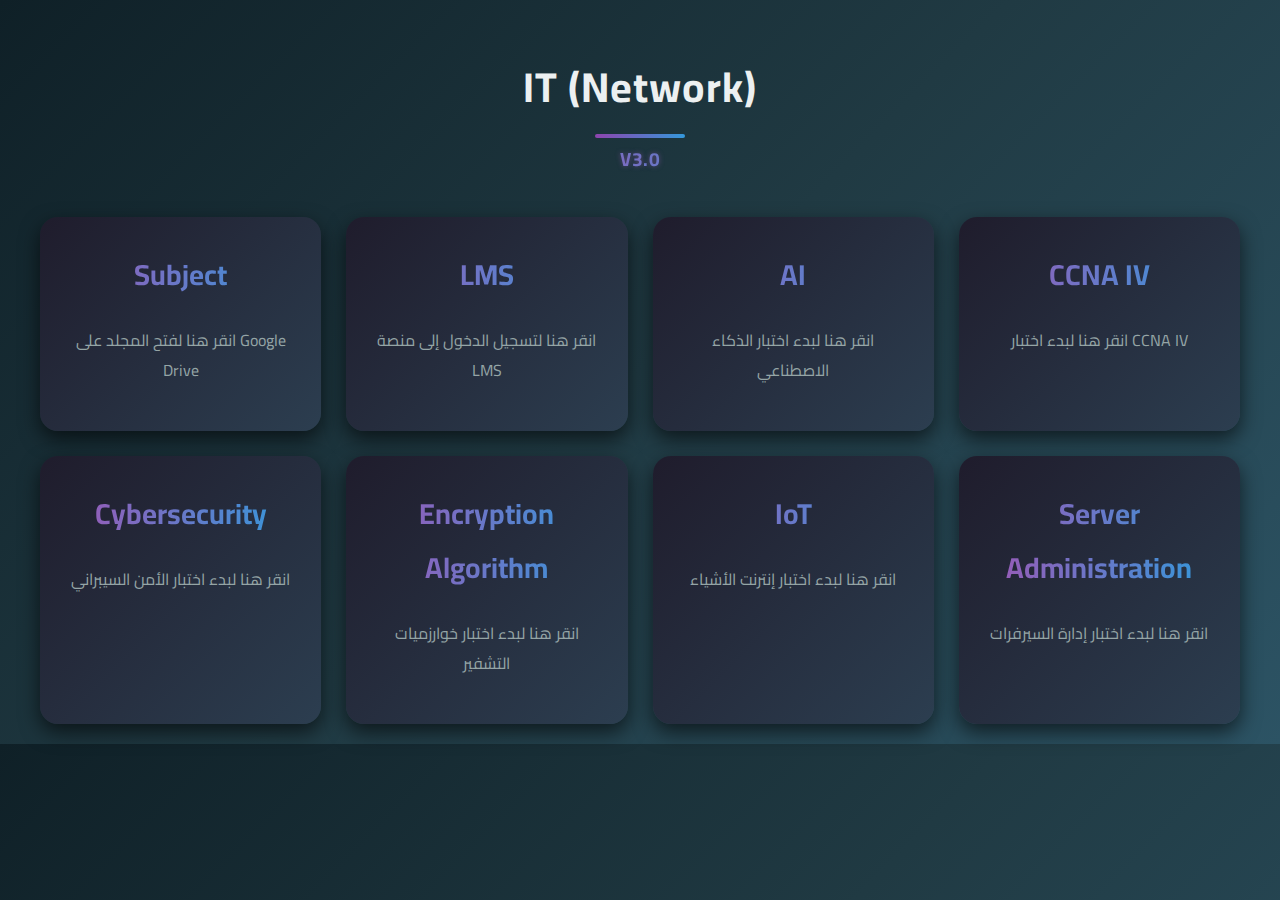
<file: index.html>
<!DOCTYPE html>
<html lang="ar">
<head>
    <meta charset="UTF-8">
    <meta name="viewport" content="width=device-width, initial-scale=1.0">
    <title>IT (Network)</title>
    <link href="https://fonts.googleapis.com/css2?family=Cairo:wght@400;700&display=swap" rel="stylesheet">

    <script>
        // المفتاح السري الذي يجب أن يتطابق (تم حذف V1)
        const APP_KEY = "AhmedAttia2026SecureKey_NetworkIT"; 
        // القيمة المتوقعة (تم حذف V1)
        const EXPECTED_KEY = "AhmedAttia2026SecureKey_NetworkIT";

        function verifyApp() {
            if (APP_KEY !== EXPECTED_KEY) {
                // في حالة فشل التحقق (نسخة معدلة أو تم التلاعب بها)
                alert("⚠️ فشل في التحقق من المصدر! هذا التطبيق غير أصلي. سيتم الإغلاق.");
                // مسح محتوى الجسم وعرض رسالة خطأ بدلاً من ذلك
                document.body.innerHTML = 
                    '<div style="text-align: center; margin-top: 50px; font-size: 1.5em; color: #e74c3c; font-family: \'Cairo\', sans-serif;">تطبيق غير أصلي أو تم التلاعب به.</div>';
                return false;
            }
            // يمكن هنا إضافة رسالة نجاح بسيطة إلى الـ Console 
            console.log("✅ التحقق من سلامة التطبيق: تم بنجاح.");
            return true;
        }

        // تنفيذ التحقق فوراً. إذا فشل، سيتم إيقاف تحميل باقي الصفحة
        if (!verifyApp()) {
            // يمكن هنا إضافة كود إضافي لوقف تحميل باقي موارد الصفحة إذا لزم الأمر
        }
    </script>
    <style>
        /* الوضع الليلي والألوان الأساسية */
        body {
            font-family: 'Cairo', sans-serif;
            background: linear-gradient(135deg, #0f2027, #203a43, #2c5364);
            margin: 0;
            padding: 20px;
            display: flex;
            flex-direction: column;
            align-items: center;
            color: #ecf0f1;
        }

        /* الرأس */
        header {
            text-align: center;
            margin-bottom: 40px;
        }

        h1 {
            color: #ecf0f1;
            font-size: 2.6em;
            position: relative;
            letter-spacing: 1px;
            margin-bottom: 5px; /* تقليل المسافة أسفل H1 */
        }

        h1::after {
            content: '';
            width: 90px;
            height: 4px;
            background: linear-gradient(90deg, #8e44ad, #3498db);
            position: absolute;
            bottom: -12px;
            left: 50%;
            transform: translateX(-50%);
            border-radius: 2px;
        }

        /* تنسيق V1.0 */
        .version {
            font-size: 1.2em;
            font-weight: 700;
            margin-top: 15px; /* زيادة المسافة أعلى V1.0 لتبدو أسفل العنوان */
            display: block;
            background: linear-gradient(90deg, #9b59b6, #3498db);
            -webkit-background-clip: text;
            -webkit-text-fill-color: transparent;
            letter-spacing: 0.5px;
            text-shadow: 0 0 5px rgba(155, 89, 182, 0.5); /* إضافة ظل خفيف */
        }

        /* الشبكة */
        .grid-container {
            display: grid;
            grid-template-columns: repeat(auto-fill, minmax(280px, 1fr));
            gap: 25px;
            width: 100%;
            max-width: 1200px;
            padding: 0 10px;
        }

        /* الكروت */
        .card {
            background: linear-gradient(135deg, #1f1c2c, #2c3e50);
            border-radius: 18px;
            box-shadow: 0 8px 20px rgba(0, 0, 0, 0.6);
            padding: 30px;
            text-align: center;
            text-decoration: none;
            color: #bdc3c7;
            transition: transform 0.4s ease, box-shadow 0.4s ease, background 0.4s ease;
            position: relative;
            overflow: hidden;
        }

        .card:hover {
            transform: translateY(-8px) scale(1.03);
            box-shadow: 0 12px 28px rgba(0, 0, 0, 0.8), 0 0 25px #8e44ad80;
            background: linear-gradient(135deg, #2c3e50, #1f1c2c);
        }

        .card h2 {
            margin-top: 0;
            font-size: 1.8em;
            background: linear-gradient(90deg, #9b59b6, #3498db);
            -webkit-background-clip: text;
            -webkit-text-fill-color: transparent;
            transition: transform 0.3s ease;
        }

        .card:hover h2 {
            transform: scale(1.05);
        }

        .card p {
            font-size: 1em;
            color: #95a5a6;
            transition: color 0.3s ease;
        }

        .card:hover p {
            color: #ecf0f1;
        }

        /* تأثير الحدود عند التحويم */
        .card::before {
            content: '';
            position: absolute;
            top: -2px;
            left: -2px;
            width: calc(100% + 4px);
            height: calc(100% + 4px);
            background: linear-gradient(90deg, #8e44ad, #3498db, #8e44ad);
            border-radius: 20px;
            z-index: -1;
            opacity: 0;
            transition: opacity 0.5s ease;
        }

        .card:hover::before {
            opacity: 1;
            animation: borderGlow 3s linear infinite;
        }

        @keyframes borderGlow {
            0% { background-position: 0 0; }
            100% { background-position: 400% 0; }
        }
    </style>
</head>
<body>
    <header>
        <h1>IT (Network)</h1>
        <span class="version">V3.0</span> </header>

    <main class="grid-container">
	<a href="Subject.html" class="card">
    	     <h2>Subject</h2>
    	     <p>انقر هنا لفتح المجلد على Google Drive</p>
        </a>
	<a href="https://batechu.it-club.top/lms/login" class="card">
    		<h2>LMS</h2>
    		<p>انقر هنا لتسجيل الدخول إلى منصة LMS</p>
	</a>

        <a href="AI/index.html" class="card">
            <h2>AI</h2>
            <p>انقر هنا لبدء اختبار الذكاء الاصطناعي</p>
        </a>

        <a href="CCNA IV/index.html" class="card">
            <h2>CCNA IV</h2>
            <p>انقر هنا لبدء اختبار CCNA IV</p>
        </a>

        <a href="Cybersecurity/index.html" class="card">
            <h2>Cybersecurity</h2>
            <p>انقر هنا لبدء اختبار الأمن السيبراني</p>
        </a>

        <a href="Encryption Algorithm/index.html" class="card">
            <h2>Encryption Algorithm</h2>
            <p>انقر هنا لبدء اختبار خوارزميات التشفير</p>
        </a>

        <a href="IoT/index.html" class="card">
            <h2>IoT</h2>
            <p>انقر هنا لبدء اختبار إنترنت الأشياء</p>
        </a>

        <a href="Server Administration/index.html" class="card">
            <h2>Server Administration</h2>
            <p>انقر هنا لبدء اختبار إدارة السيرفرات</p>
        </a>
    </main>
</body>
</html>
</file>
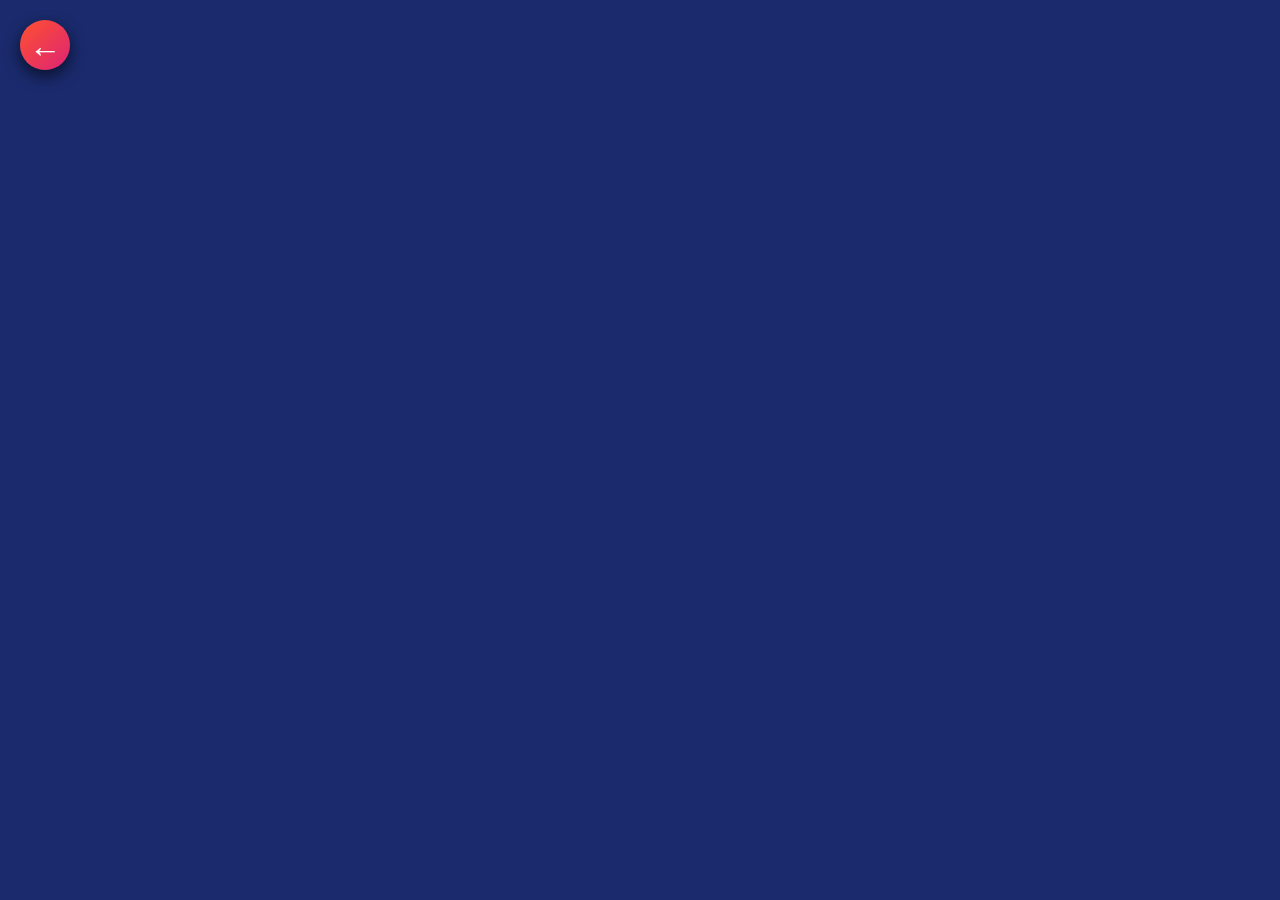
<file: preview.html>
<!DOCTYPE html>
<html lang="ar">
<head>
  <meta charset="UTF-8">
  <meta name="viewport" content="width=device-width, initial-scale=1.0">
  <title>Subject Preview</title>
  <link href="https://fonts.googleapis.com/css2?family=Cairo:wght@400;700&display=swap" rel="stylesheet">
  <style>
    body { margin:0; padding:0; font-family:'Cairo',sans-serif; background:#1a2a6c; position:relative; }
    
    /* سهم رجوع دائري محسّن */
    .back-arrow {
      position: fixed;
      top: 20px;
      left: 20px;
      width: 50px;
      height: 50px;
      background: linear-gradient(135deg, #ff512f, #dd2476);
      color: #fff;
      font-size: 2em;
      border-radius: 50%;
      display: flex;
      justify-content: center;
      align-items: center;
      text-decoration: none;
      box-shadow: 0 6px 15px rgba(0,0,0,0.6);
      transition: transform 0.3s ease, box-shadow 0.3s ease, background 0.3s ease;
      z-index: 10;
    }

    .back-arrow:hover {
      transform: rotate(-15deg) scale(1.2);
      box-shadow: 0 8px 20px rgba(0,0,0,0.8);
      background: linear-gradient(135deg, #dd2476, #ff512f);
    }

    h1 { text-align:center; color:#fff; padding:20px; font-size:2em; margin-top:0; }
    iframe { width:100%; height:calc(100vh - 80px); border:none; display:block; }
  </style>
</head>
<body>
  <a class="back-arrow" href="Subject.html">&#8592;</a>
  <h1 id="title"></h1>
  <iframe id="folderIframe" src=""></iframe>

  <script>
    const params = new URLSearchParams(window.location.search);
    const folderId = params.get('folder');
    const subjectName = params.get('name');
    document.getElementById('title').textContent = subjectName;
    document.getElementById('folderIframe').src = `https://drive.google.com/embeddedfolderview?id=${folderId}#grid`;
  </script>
</body>
</html>
</file>
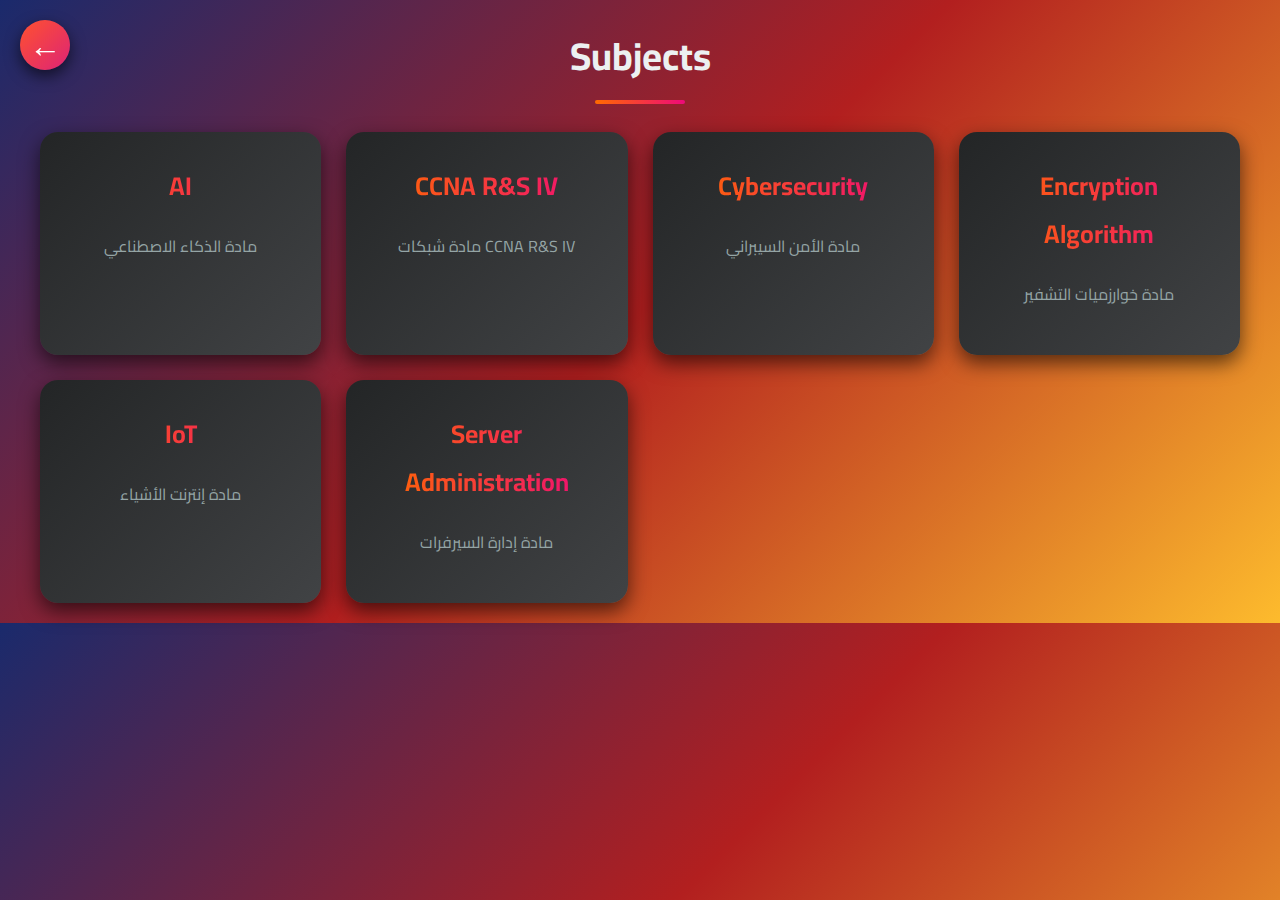
<file: Subject.html>
<!DOCTYPE html>
<html lang="ar">
<head>
  <meta charset="UTF-8">
  <meta name="viewport" content="width=device-width, initial-scale=1.0">
  <title>Subjects</title>
  <link href="https://fonts.googleapis.com/css2?family=Cairo:wght@400;700&display=swap" rel="stylesheet">
  <style>
    body {
      font-family: 'Cairo', sans-serif;
      background: linear-gradient(135deg, #1a2a6c, #b21f1f, #fdbb2d);
      margin: 0;
      padding: 20px;
      display: flex;
      flex-direction: column;
      align-items: center;
      color: #ecf0f1;
      position: relative;
    }

    .back-arrow {
      position: fixed;
      top: 20px;
      left: 20px;
      width: 50px;
      height: 50px;
      background: linear-gradient(135deg, #ff512f, #dd2476);
      color: #fff;
      font-size: 2em;
      border-radius: 50%;
      display: flex;
      justify-content: center;
      align-items: center;
      text-decoration: none;
      box-shadow: 0 6px 15px rgba(0,0,0,0.6);
      transition: transform 0.3s ease, box-shadow 0.3s ease, background 0.3s ease;
      z-index: 10;
    }

    .back-arrow:hover {
      transform: rotate(-15deg) scale(1.2);
      box-shadow: 0 8px 20px rgba(0,0,0,0.8);
      background: linear-gradient(135deg, #dd2476, #ff512f);
    }

    header { text-align: center; margin-bottom: 40px; }
    h1 {
      font-size: 2.4em;
      margin: 0;
      position: relative;
    }
    h1::after {
      content: '';
      width: 90px; height: 4px;
      background: linear-gradient(90deg, #ff6a00, #ee0979);
      position: absolute; bottom: -12px; left: 50%;
      transform: translateX(-50%);
      border-radius: 2px;
    }

    .grid-container {
      display: grid;
      grid-template-columns: repeat(auto-fill, minmax(280px, 1fr));
      gap: 25px;
      width: 100%;
      max-width: 1200px;
      padding: 0 10px;
    }

    .card {
      background: linear-gradient(135deg, #232526, #414345);
      border-radius: 18px;
      box-shadow: 0 8px 20px rgba(0,0,0,0.6);
      padding: 30px;
      text-align: center;
      color: #bdc3c7;
      text-decoration: none;
      transition: transform 0.4s ease, box-shadow 0.4s ease;
      cursor: pointer;
      display: block;
    }

    .card:hover {
      transform: translateY(-8px) scale(1.03);
      box-shadow: 0 12px 28px rgba(0,0,0,0.8), 0 0 25px #ff6a00aa;
    }

    .card h2 {
      margin-top: 0;
      font-size: 1.6em;
      background: linear-gradient(90deg, #ff6a00, #ee0979);
      -webkit-background-clip: text;
      -webkit-text-fill-color: transparent;
    }

    .card p { font-size: 1em; color: #95a5a6; }
  </style>
</head>
<body>
  <a class="back-arrow" href="index.html">&#8592;</a>

  <header>
    <h1>Subjects</h1>
  </header>

  <main class="grid-container">
    <a class="card" href="preview.html?folder=1cA1iv4o6M9GP6Sl9R0SbQPaAqcRB6_9y&name=AI">
      <h2>AI</h2>
      <p>مادة الذكاء الاصطناعي</p>
    </a>

    <a class="card" href="preview.html?folder=17iw73ZKs2FmX8m6XO3AF17kjNqKzQPj5&name=CCNA%20R%26S%20IV">
      <h2>CCNA R&S IV</h2>
      <p>مادة شبكات CCNA R&S IV</p>
    </a>

    <a class="card" href="preview.html?folder=1p2ODrNPbsP-ZjzSxMJDQiiopY0vZg8kb&name=Cybersecurity">
      <h2>Cybersecurity</h2>
      <p>مادة الأمن السيبراني</p>
    </a>

    <a class="card" href="preview.html?folder=1_l8NNmu5Ot_S1Ddfz0cqcG8PRlKe65dt&name=Encryption%20Algorithm">
      <h2>Encryption Algorithm</h2>
      <p>مادة خوارزميات التشفير</p>
    </a>

    <a class="card" href="preview.html?folder=1_3RIxu3atRrzRSjbK3OmDvK8VY-LzYZ1&name=IoT">
      <h2>IoT</h2>
      <p>مادة إنترنت الأشياء</p>
    </a>

    <a class="card" href="preview.html?folder=1l2bz7qAVczmBNoOJw00Ak-Skbtiaiu2A&name=Server%20Administration">
      <h2>Server Administration</h2>
      <p>مادة إدارة السيرفرات</p>
    </a>
  </main>
</body>
</html>
</file>
